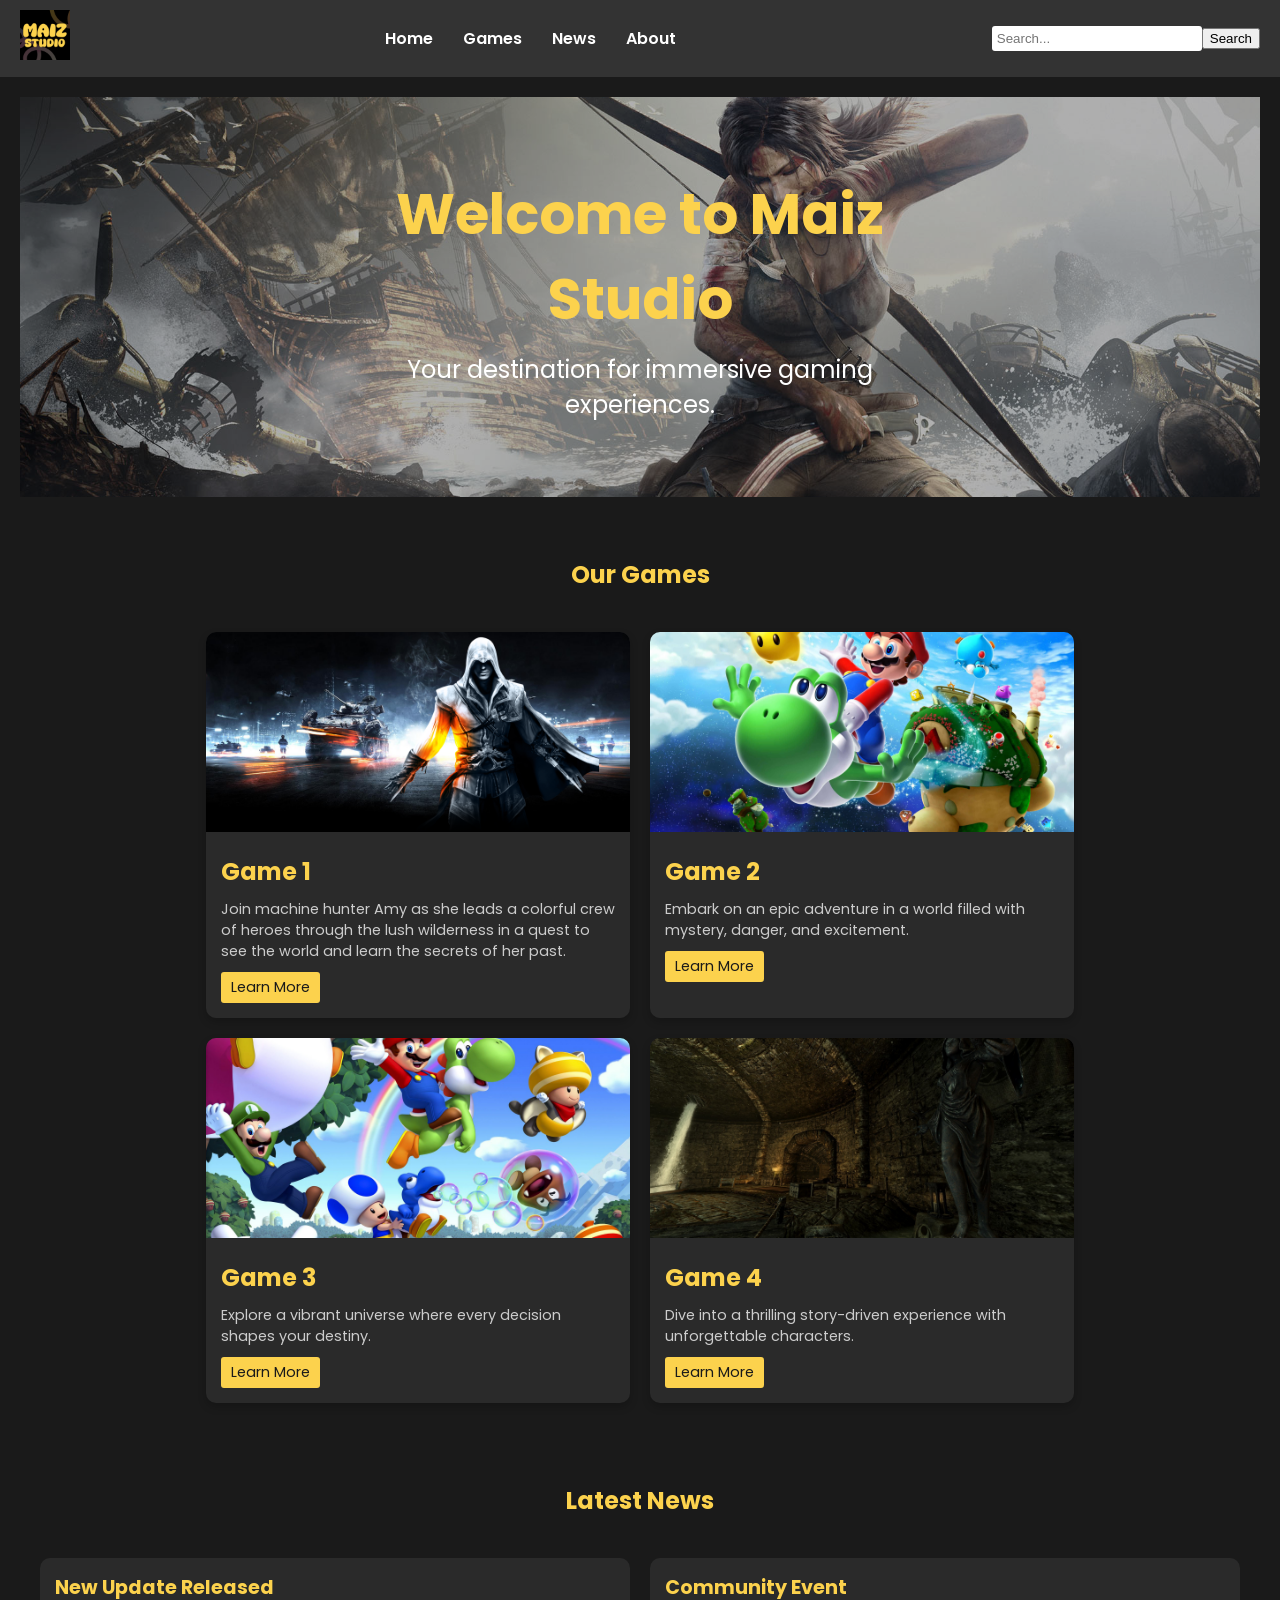
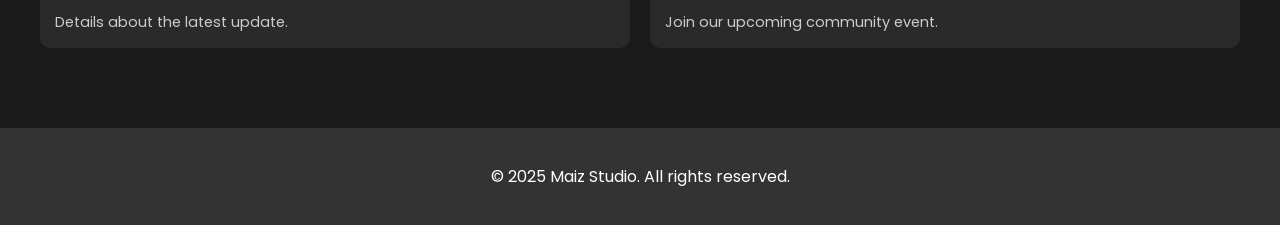
<file: index.html>
<!DOCTYPE html>
<html lang="en">
<head>
    <meta charset="UTF-8">
    <meta name="viewport" content="width=device-width, initial-scale=1.0">
    <title>Maiz Studio</title>
    <link rel="stylesheet" href="https://fonts.googleapis.com/css2?family=Poppins:wght@400;600;700&display=swap">
    <link rel="stylesheet" href="index.css">
</head>
<body>
    <header>
        <div class="logo">
            <img src="/media/MaizLogo.png" alt="Maiz Studio Logo">
        </div>
        <nav>
            <ul>
                <li><a href="#home">Home</a></li>
                <li><a href="#games">Games</a></li>
                <li><a href="#news">News</a></li>
                <li><a href="#about">About</a></li>
            </ul>
        </nav>
        <div class="search-bar">
            <input type="text" id="searchInput" placeholder="Search...">
            <button onclick="searchGames()">Search</button>
            <div id="suggestions" class="suggestions"></div>
        </div>
    </header>

    <section id="home">
        <div class="cover-image">
            <img src="/media/Gamepic.jpeg" alt="Maiz Studio Banner">
            <div class="cover-text">
                <h1>Welcome to Maiz Studio</h1>
                <p>Your destination for immersive gaming experiences.</p>
            </div>
        </div>
    </section>

    <section id="games">
        <h2>Our Games</h2>
        <div class="game-grid">
            <a href="game1.html" class="game-tile">
                <img src="/media/Gamepic1.png" alt="Game 1">
                <div class="game-info">
                    <h3>Game 1</h3>
                    <p>Join machine hunter Amy as she leads a colorful crew of heroes through the lush wilderness in a quest to see the world and learn the secrets of her past.</p>
                    <span class="btn">Learn More</span>
                </div>
            </a>
            <a href="game2.html" class="game-tile">
                <img src="/media/Gamepic2.jpg" alt="Game 2">
                <div class="game-info">
                    <h3>Game 2</h3>
                    <p>Embark on an epic adventure in a world filled with mystery, danger, and excitement.</p>
                    <span class="btn">Learn More</span>
                </div>
            </a>
            <a href="game3.html" class="game-tile">
                <img src="/media/Gamepic3.jpg" alt="Game 3">
                <div class="game-info">
                    <h3>Game 3</h3>
                    <p>Explore a vibrant universe where every decision shapes your destiny.</p>
                    <span class="btn">Learn More</span>
                </div>
            </a>
            <a href="game4.html" class="game-tile">
                <img src="/media/Gamepic4.jpg" alt="Game 4">
                <div class="game-info">
                    <h3>Game 4</h3>
                    <p>Dive into a thrilling story-driven experience with unforgettable characters.</p>
                    <span class="btn">Learn More</span>
                </div>
            </a>
        </div>
    </section>

    <section id="news">
        <h2>Latest News</h2>
        <div class="news-grid">
            <article>
                <h3>New Update Released</h3>
                <p>Details about the latest update.</p>
            </article>
            <article>
                <h3>Community Event</h3>
                <p>Join our upcoming community event.</p>
            </article>
        </div>
    </section>

    <footer>
        <p>&copy; 2025 Maiz Studio. All rights reserved.</p>
    </footer>

    <script src="scripts.js"></script>
</body>
</html>
</file>
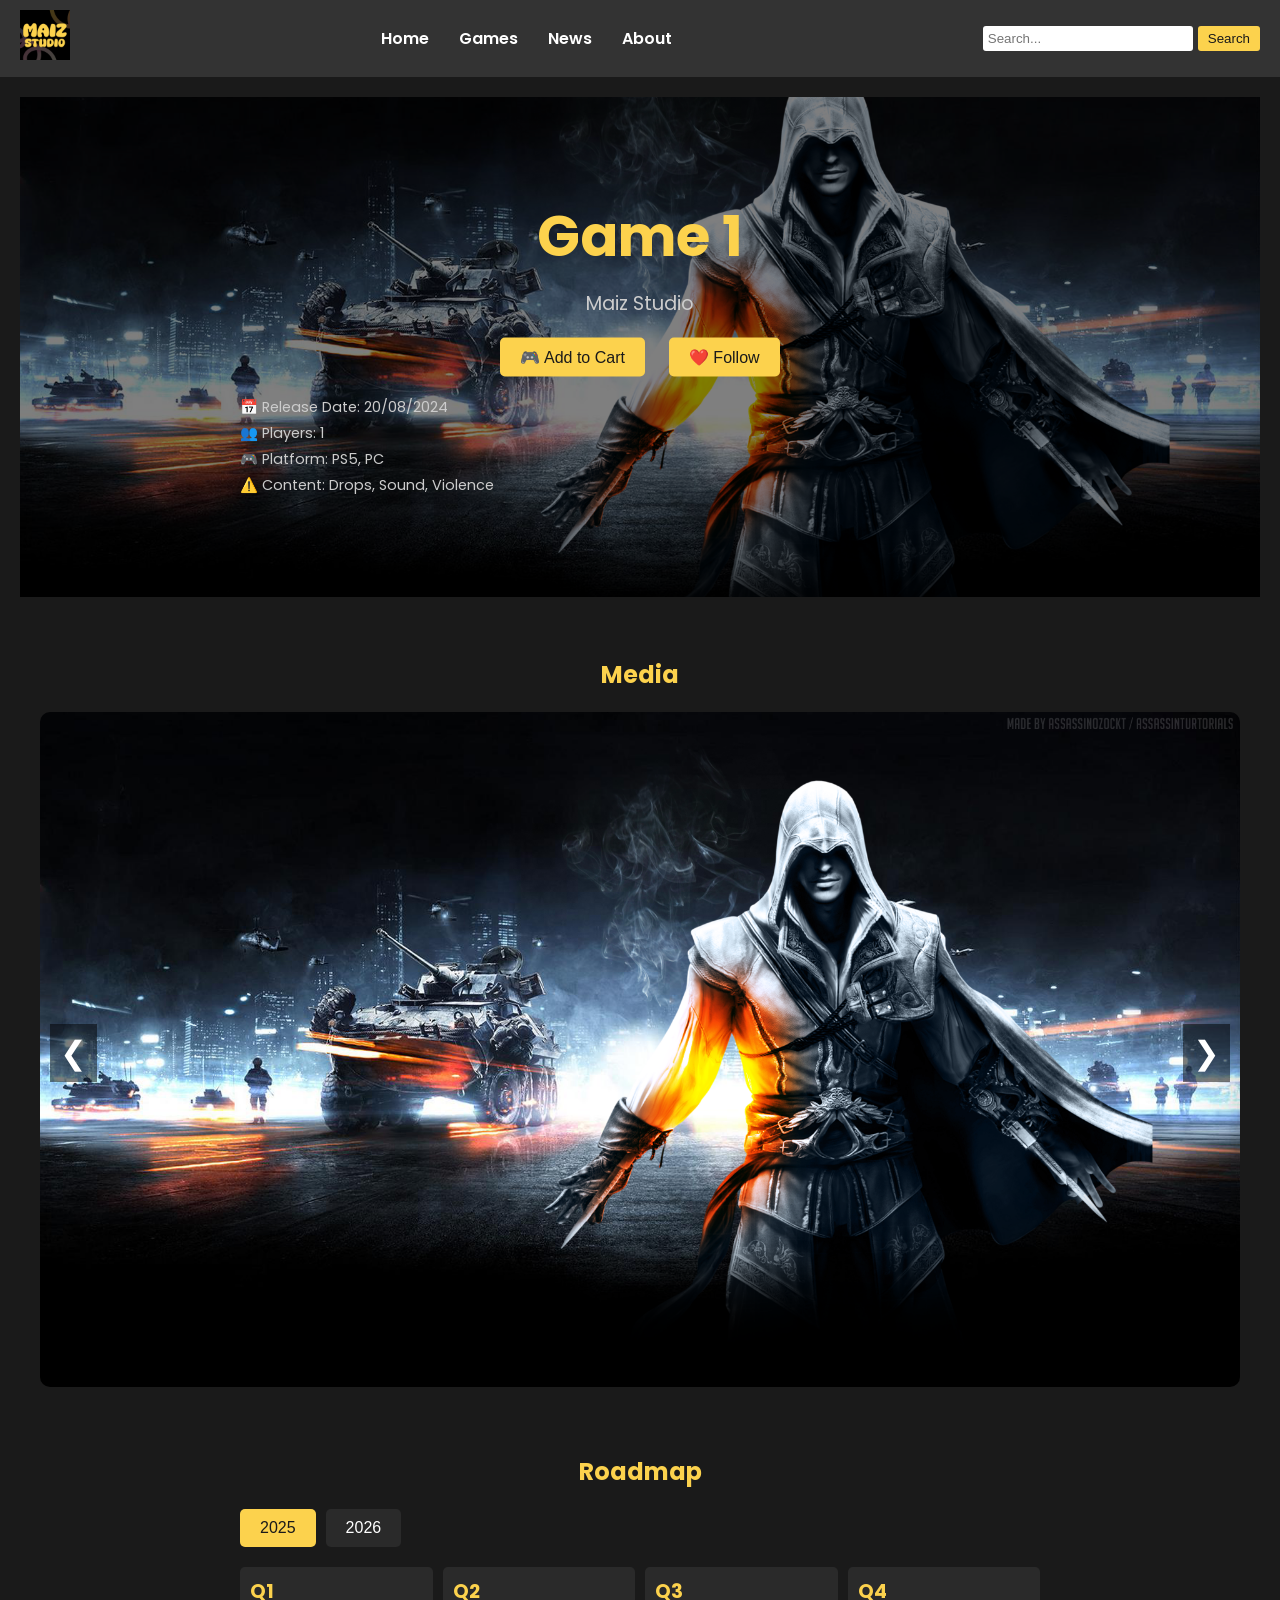
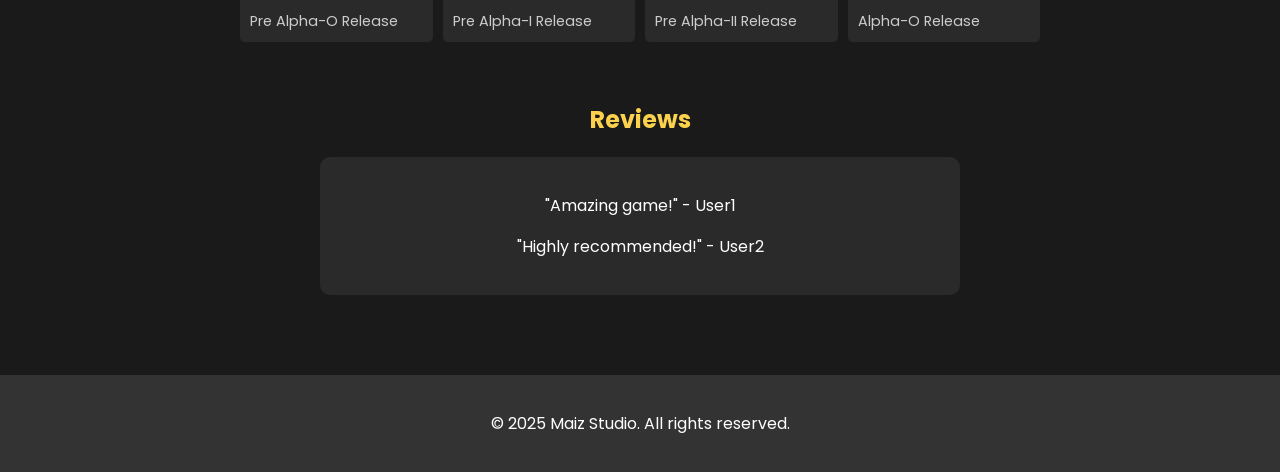
<file: game1.html>
<!DOCTYPE html>
<html lang="en">
<head>
    <meta charset="UTF-8">
    <meta name="viewport" content="width=device-width, initial-scale=1.0">
    <title>Game 1 - Maiz Studio</title>
    <link rel="stylesheet" href="https://fonts.googleapis.com/css2?family=Poppins:wght@400;600;700&display=swap">
    <link rel="stylesheet" href="styles.css">
</head>
<body>
    <header>
        <div class="logo">
            <img src="/media/MaizLogo.png" alt="Maiz Studio Logo">
        </div>
        <nav>
            <ul>
                <li><a href="index.html">Home</a></li>
                <li><a href="#games">Games</a></li>
                <li><a href="#news">News</a></li>
                <li><a href="#about">About</a></li>
            </ul>
        </nav>
        <div class="search-bar">
            <input type="text" id="searchInput" placeholder="Search...">
            <button onclick="searchGames()">Search</button>
            <div id="suggestions" class="suggestions"></div>
        </div>
    </header>

    <section id="game-details">
        <div class="cover-grid">
            <div class="cover-image">
                <img src="/media/Gamepic1.png" alt="Game 1 Cover">
                <div class="cover-overlay"></div>
            </div>
            <div class="cover-content">
                <h1>Game 1</h1>
                <p class="developer">Maiz Studio</p>
                <div class="game-actions">
                    <button class="btn">🎮 Add to Cart</button>
                    <button class="btn">❤️ Follow</button>
                </div>
                <div class="game-info">
                    <p>📅 Release Date: 20/08/2024</p>
                    <p>👥 Players: 1</p>
                    <p>🎮 Platform: PS5, PC</p>
                    <p>⚠️ Content: Drops, Sound, Violence</p>
                </div>
            </div>
        </div>
    </section>

    <section id="media">
        <h2>Media</h2>
        <div class="media-carousel">
            <button class="carousel-button prev" onclick="moveSlide(-1)">&#10094;</button>
            <div class="carousel-track">
                <div class="carousel-slide">
                    <img src="/media/Gamepic1.png" alt="Media 1">
                </div>
                <div class="carousel-slide">
                    <img src="/media/Gamepic2.jpg" alt="Media 2">
                </div>
                <div class="carousel-slide">
                    <img src="/media/Gamepic3.jpg" alt="Media 3">
                </div>
                <div class="carousel-slide">
                    <img src="/media/Gamepic4.jpg" alt="Media 4">
                </div>
            </div>
            <button class="carousel-button next" onclick="moveSlide(1)">&#10095;</button>
        </div>
    </section>

    <section id="roadmap">
        <h2>Roadmap</h2>
        <div class="roadmap">
            <div class="roadmap-years">
                <button class="year-button active" onclick="showYear(2025)">2025</button>
                <button class="year-button" onclick="showYear(2026)">2026</button>
            </div>
            <div class="roadmap-quarters" id="roadmap-2025">
                <div class="quarter" onclick="showPopup('Pre Alpha-O Release', 'Details about Pre Alpha-O Release. lorem ipsum dolor sit amet.')">
                    <h4>Q1</h4>
                    <p>Pre Alpha-O Release</p>
                </div>
                <div class="quarter" onclick="showPopup('Pre Alpha-I Release', 'Details about Pre Alpha-I Release. lorem ipsum dolor sit amet.')">
                    <h4>Q2</h4>
                    <p>Pre Alpha-I Release</p>
                </div>
                <div class="quarter" onclick="showPopup('Pre Alpha-II Release', 'Details about Pre Alpha-II Release. lorem ipsum dolor sit amet.')">
                    <h4>Q3</h4>
                    <p>Pre Alpha-II Release</p>
                </div>
                <div class="quarter" onclick="showPopup('Alpha-O Release', 'Details about Alpha-O Release. lorem ipsum dolor sit amet.')">
                    <h4>Q4</h4>
                    <p>Alpha-O Release</p>
                </div>
            </div>
            <div class="roadmap-quarters" id="roadmap-2026" style="display: none;">
                <div class="quarter" onclick="showPopup('Beta Testing', 'Details about Beta Testing. lorem ipsum dolor sit amet.')">
                    <h4>Q1</h4>
                    <p>Beta Testing</p>
                </div>
                <div class="quarter" onclick="showPopup('Final Release', 'Details about Final Release. lorem ipsum dolor sit amet.')">
                    <h4>Q2</h4>
                    <p>Final Release</p>
                </div>
            </div>
        </div>
    </section>

    <!-- Popup Overlay -->
    <div id="popup-overlay" class="popup-overlay">
        <div class="popup-content">
            <h3 id="popup-title"></h3>
            <p id="popup-details"></p>
            <button onclick="closePopup()">Close</button>
        </div>
    </div>

    <section id="reviews">
        <h2>Reviews</h2>
        <div class="reviews-content">
            <p>"Amazing game!" - User1</p>
            <p>"Highly recommended!" - User2</p>
        </div>
    </section>

    <footer>
        <p>&copy; 2025 Maiz Studio. All rights reserved.</p>
    </footer>

    <script src="scripts.js"></script>
</body>
</html>
</file>
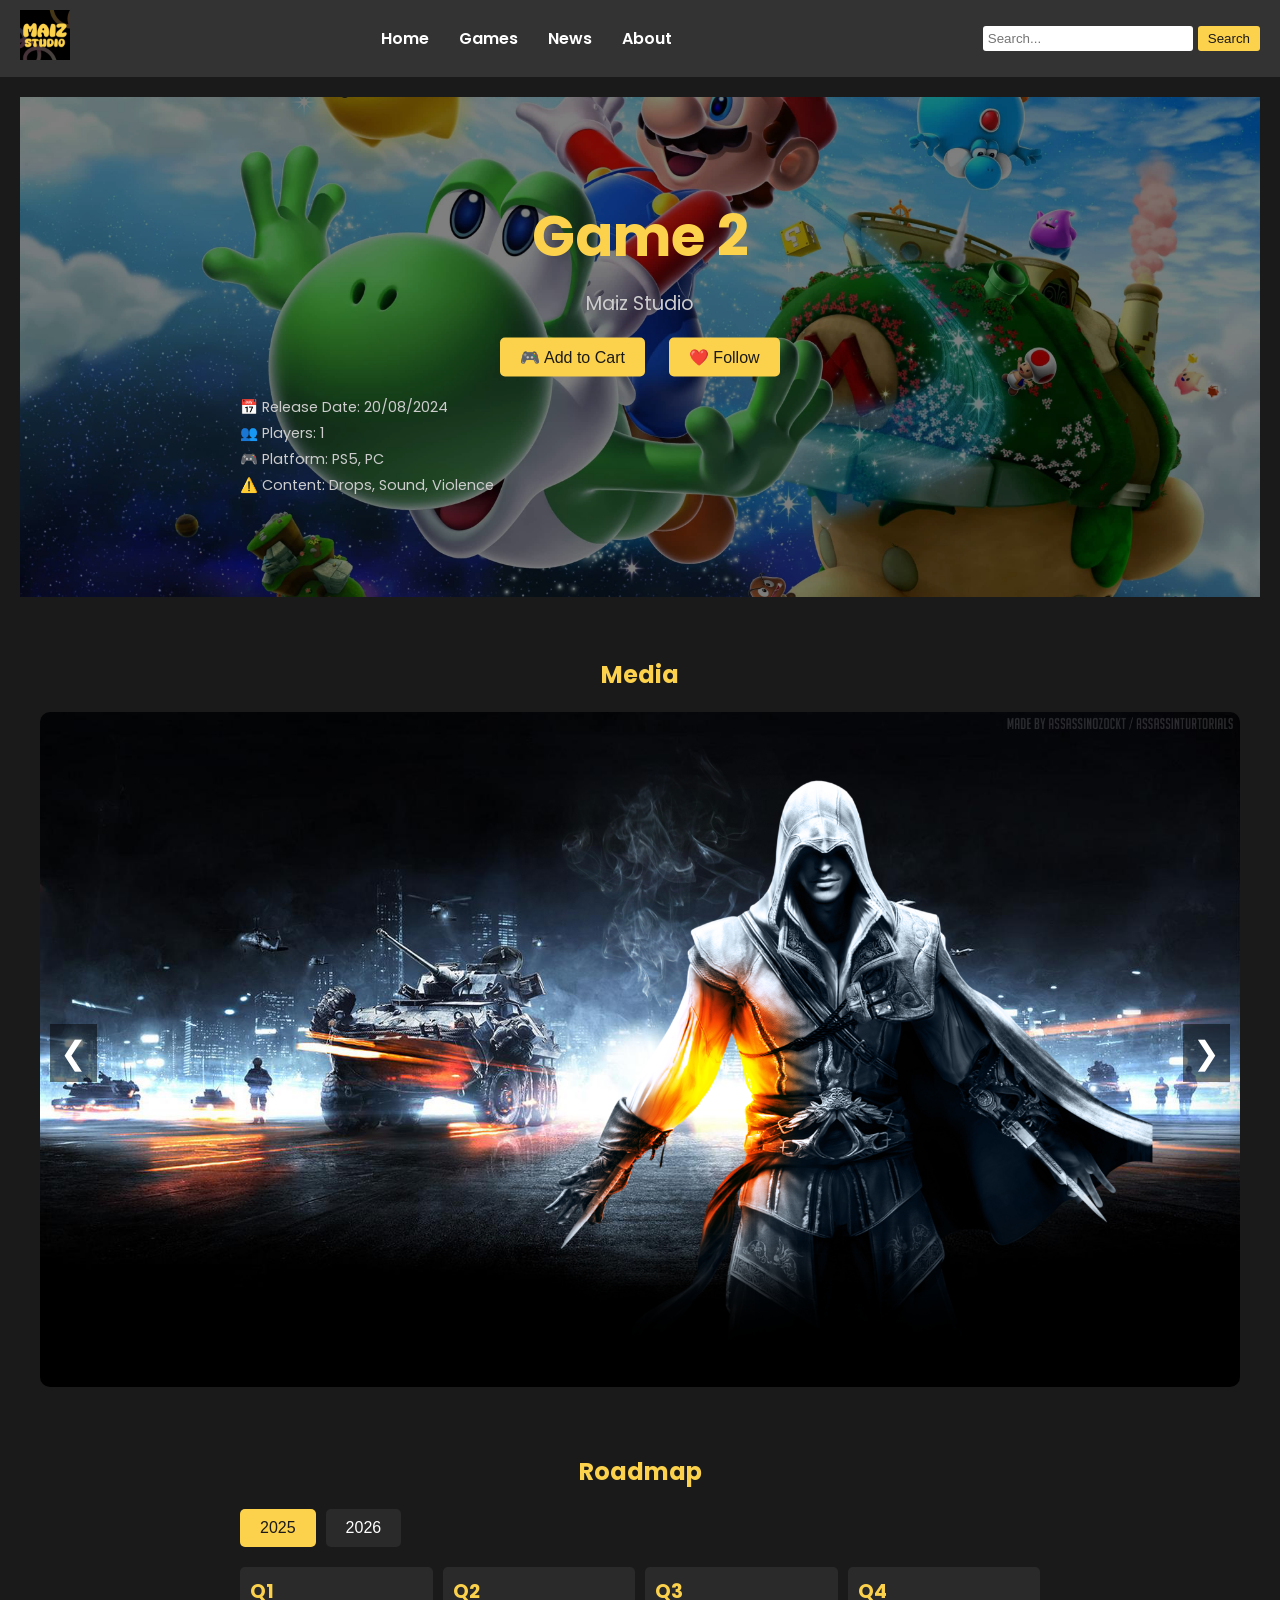
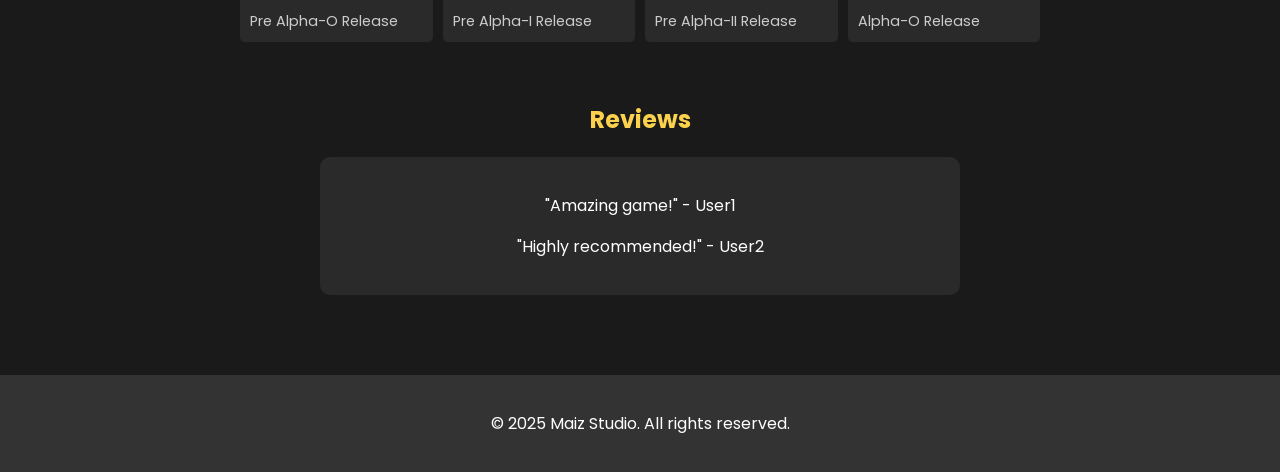
<file: game2.html>
<!DOCTYPE html>
<html lang="en">
<head>
    <meta charset="UTF-8">
    <meta name="viewport" content="width=device-width, initial-scale=1.0">
    <title>Game 1 - Maiz Studio</title>
    <link rel="stylesheet" href="https://fonts.googleapis.com/css2?family=Poppins:wght@400;600;700&display=swap">
    <link rel="stylesheet" href="styles.css">
</head>
<body>
    <header>
        <div class="logo">
            <img src="/media/MaizLogo.png" alt="Maiz Studio Logo">
        </div>
        <nav>
            <ul>
                <li><a href="index.html">Home</a></li>
                <li><a href="#games">Games</a></li>
                <li><a href="#news">News</a></li>
                <li><a href="#about">About</a></li>
            </ul>
        </nav>
        <div class="search-bar">
            <input type="text" id="searchInput" placeholder="Search...">
            <button onclick="searchGames()">Search</button>
            <div id="suggestions" class="suggestions"></div>
        </div>
    </header>

    <section id="game-details">
        <div class="cover-grid">
            <div class="cover-image">
                <img src="/media/Gamepic2.jpg" alt="Game 1 Cover">
                <div class="cover-overlay"></div>
            </div>
            <div class="cover-content">
                <h1>Game 2</h1>
                <p class="developer">Maiz Studio</p>
                <div class="game-actions">
                    <button class="btn">🎮 Add to Cart</button>
                    <button class="btn">❤️ Follow</button>
                </div>
                <div class="game-info">
                    <p>📅 Release Date: 20/08/2024</p>
                    <p>👥 Players: 1</p>
                    <p>🎮 Platform: PS5, PC</p>
                    <p>⚠️ Content: Drops, Sound, Violence</p>
                </div>
            </div>
        </div>
    </section>

    <section id="media">
        <h2>Media</h2>
        <div class="media-carousel">
            <button class="carousel-button prev" onclick="moveSlide(-1)">&#10094;</button>
            <div class="carousel-track">
                <div class="carousel-slide">
                    <img src="/media/Gamepic1.png" alt="Media 1">
                </div>
                <div class="carousel-slide">
                    <img src="/media/Gamepic2.jpg" alt="Media 2">
                </div>
                <div class="carousel-slide">
                    <img src="/media/Gamepic3.jpg" alt="Media 3">
                </div>
                <div class="carousel-slide">
                    <img src="/media/Gamepic4.jpg" alt="Media 4">
                </div>
            </div>
            <button class="carousel-button next" onclick="moveSlide(1)">&#10095;</button>
        </div>
    </section>

    <section id="roadmap">
        <h2>Roadmap</h2>
        <div class="roadmap">
            <div class="roadmap-years">
                <button class="year-button active" onclick="showYear(2025)">2025</button>
                <button class="year-button" onclick="showYear(2026)">2026</button>
            </div>
            <div class="roadmap-quarters" id="roadmap-2025">
                <div class="quarter" onclick="showPopup('Pre Alpha-O Release', 'Details about Pre Alpha-O Release. lorem ipsum dolor sit amet.')">
                    <h4>Q1</h4>
                    <p>Pre Alpha-O Release</p>
                </div>
                <div class="quarter" onclick="showPopup('Pre Alpha-I Release', 'Details about Pre Alpha-I Release. lorem ipsum dolor sit amet.')">
                    <h4>Q2</h4>
                    <p>Pre Alpha-I Release</p>
                </div>
                <div class="quarter" onclick="showPopup('Pre Alpha-II Release', 'Details about Pre Alpha-II Release. lorem ipsum dolor sit amet.')">
                    <h4>Q3</h4>
                    <p>Pre Alpha-II Release</p>
                </div>
                <div class="quarter" onclick="showPopup('Alpha-O Release', 'Details about Alpha-O Release. lorem ipsum dolor sit amet.')">
                    <h4>Q4</h4>
                    <p>Alpha-O Release</p>
                </div>
            </div>
            <div class="roadmap-quarters" id="roadmap-2026" style="display: none;">
                <div class="quarter" onclick="showPopup('Beta Testing', 'Details about Beta Testing. lorem ipsum dolor sit amet.')">
                    <h4>Q1</h4>
                    <p>Beta Testing</p>
                </div>
                <div class="quarter" onclick="showPopup('Final Release', 'Details about Final Release. lorem ipsum dolor sit amet.')">
                    <h4>Q2</h4>
                    <p>Final Release</p>
                </div>
            </div>
        </div>
    </section>

    <!-- Popup Overlay -->
    <div id="popup-overlay" class="popup-overlay">
        <div class="popup-content">
            <h3 id="popup-title"></h3>
            <p id="popup-details"></p>
            <button onclick="closePopup()">Close</button>
        </div>
    </div>

    <section id="reviews">
        <h2>Reviews</h2>
        <div class="reviews-content">
            <p>"Amazing game!" - User1</p>
            <p>"Highly recommended!" - User2</p>
        </div>
    </section>

    <footer>
        <p>&copy; 2025 Maiz Studio. All rights reserved.</p>
    </footer>

    <script src="scripts.js"></script>
</body>
</html>
</file>
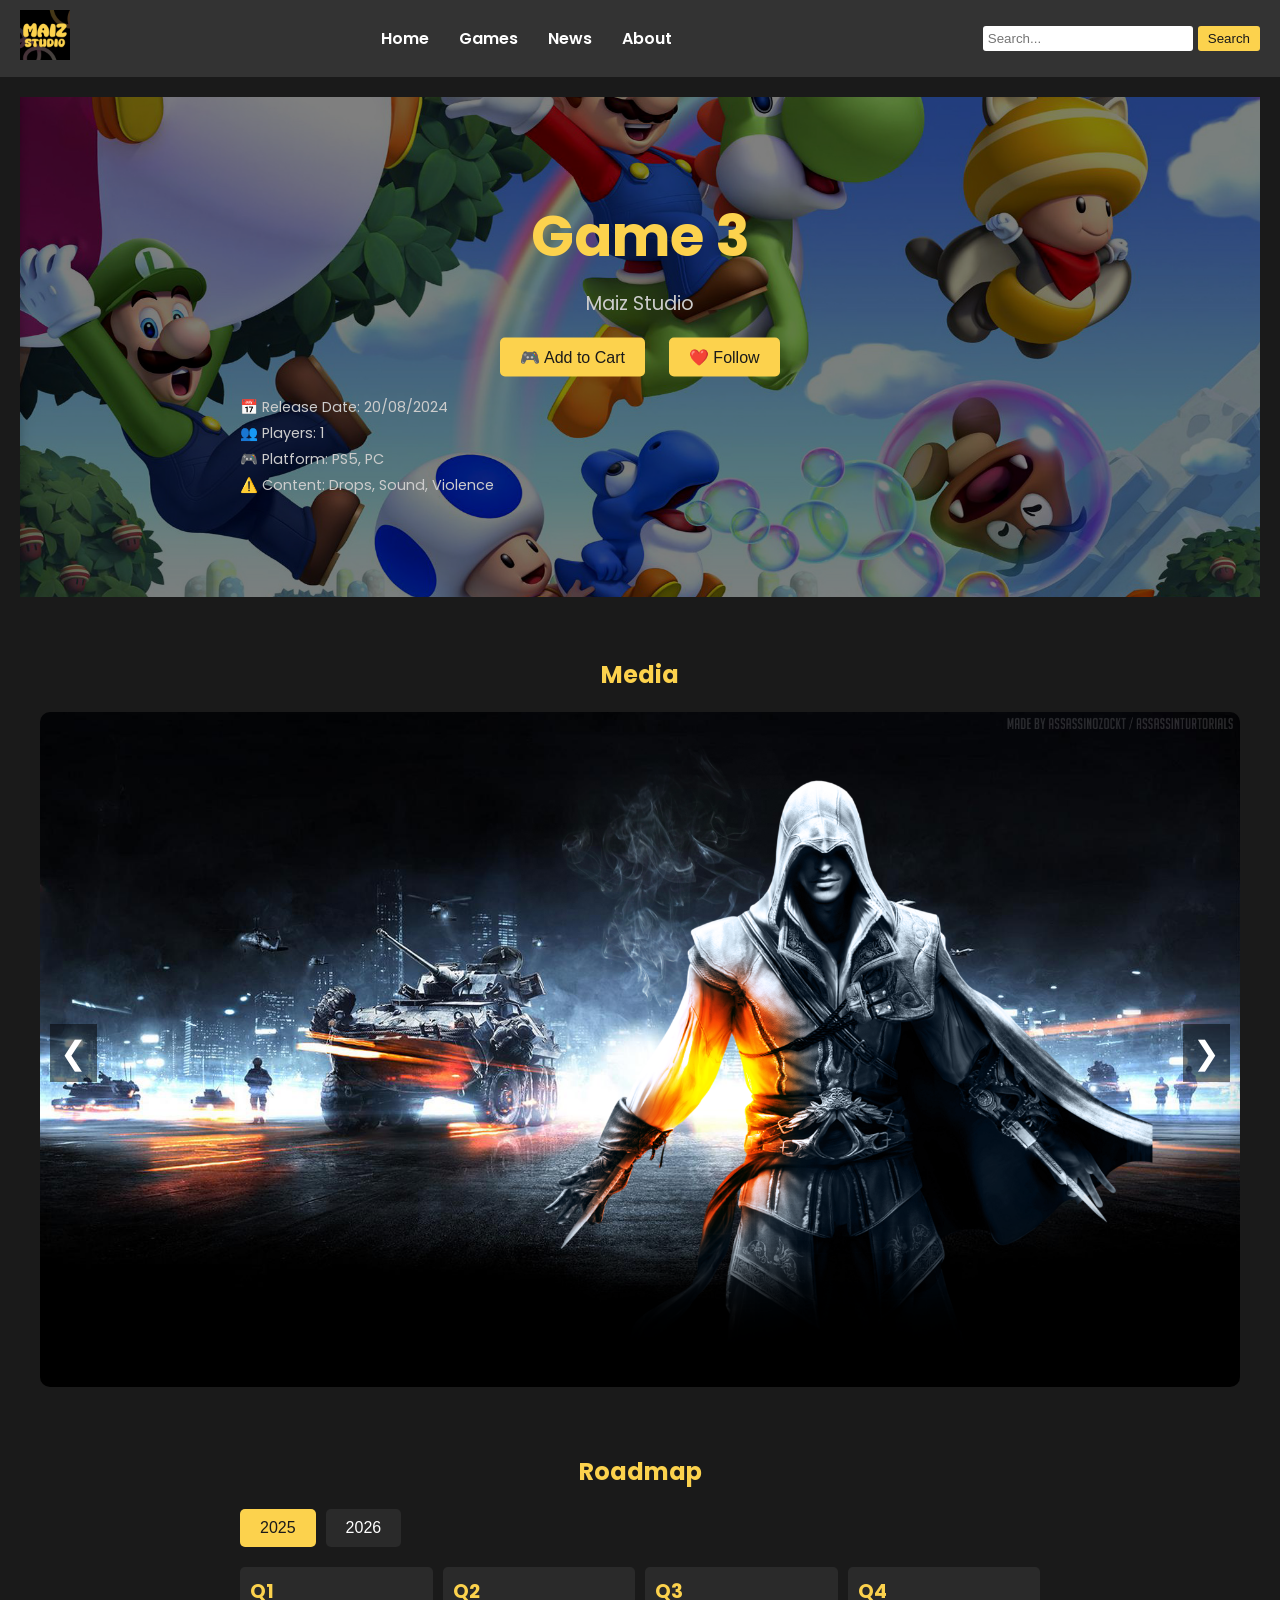
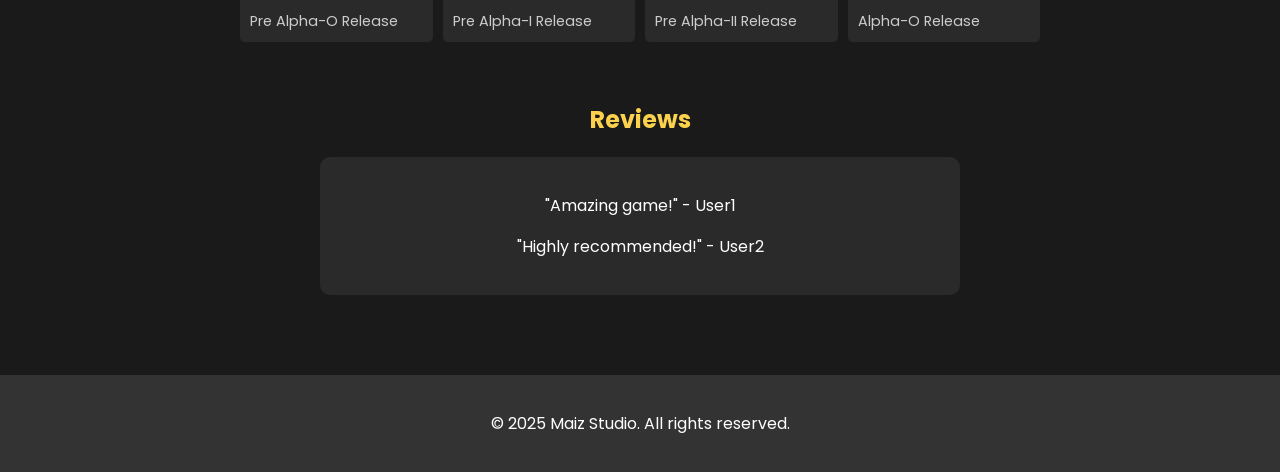
<file: game3.html>
<!DOCTYPE html>
<html lang="en">
<head>
    <meta charset="UTF-8">
    <meta name="viewport" content="width=device-width, initial-scale=1.0">
    <title>Game 1 - Maiz Studio</title>
    <link rel="stylesheet" href="https://fonts.googleapis.com/css2?family=Poppins:wght@400;600;700&display=swap">
    <link rel="stylesheet" href="styles.css">
</head>
<body>
    <header>
        <div class="logo">
            <img src="/media/MaizLogo.png" alt="Maiz Studio Logo">
        </div>
        <nav>
            <ul>
                <li><a href="index.html">Home</a></li>
                <li><a href="#games">Games</a></li>
                <li><a href="#news">News</a></li>
                <li><a href="#about">About</a></li>
            </ul>
        </nav>
        <div class="search-bar">
            <input type="text" id="searchInput" placeholder="Search...">
            <button onclick="searchGames()">Search</button>
            <div id="suggestions" class="suggestions"></div>
        </div>
    </header>

    <section id="game-details">
        <div class="cover-grid">
            <div class="cover-image">
                <img src="/media/Gamepic3.jpg" alt="Game 1 Cover">
                <div class="cover-overlay"></div>
            </div>
            <div class="cover-content">
                <h1>Game 3</h1>
                <p class="developer">Maiz Studio</p>
                <div class="game-actions">
                    <button class="btn">🎮 Add to Cart</button>
                    <button class="btn">❤️ Follow</button>
                </div>
                <div class="game-info">
                    <p>📅 Release Date: 20/08/2024</p>
                    <p>👥 Players: 1</p>
                    <p>🎮 Platform: PS5, PC</p>
                    <p>⚠️ Content: Drops, Sound, Violence</p>
                </div>
            </div>
        </div>
    </section>

    <section id="media">
        <h2>Media</h2>
        <div class="media-carousel">
            <button class="carousel-button prev" onclick="moveSlide(-1)">&#10094;</button>
            <div class="carousel-track">
                <div class="carousel-slide">
                    <img src="/media/Gamepic1.png" alt="Media 1">
                </div>
                <div class="carousel-slide">
                    <img src="/media/Gamepic2.jpg" alt="Media 2">
                </div>
                <div class="carousel-slide">
                    <img src="/media/Gamepic3.jpg" alt="Media 3">
                </div>
                <div class="carousel-slide">
                    <img src="/media/Gamepic4.jpg" alt="Media 4">
                </div>
            </div>
            <button class="carousel-button next" onclick="moveSlide(1)">&#10095;</button>
        </div>
    </section>

    <section id="roadmap">
        <h2>Roadmap</h2>
        <div class="roadmap">
            <div class="roadmap-years">
                <button class="year-button active" onclick="showYear(2025)">2025</button>
                <button class="year-button" onclick="showYear(2026)">2026</button>
            </div>
            <div class="roadmap-quarters" id="roadmap-2025">
                <div class="quarter" onclick="showPopup('Pre Alpha-O Release', 'Details about Pre Alpha-O Release. lorem ipsum dolor sit amet.')">
                    <h4>Q1</h4>
                    <p>Pre Alpha-O Release</p>
                </div>
                <div class="quarter" onclick="showPopup('Pre Alpha-I Release', 'Details about Pre Alpha-I Release. lorem ipsum dolor sit amet.')">
                    <h4>Q2</h4>
                    <p>Pre Alpha-I Release</p>
                </div>
                <div class="quarter" onclick="showPopup('Pre Alpha-II Release', 'Details about Pre Alpha-II Release. lorem ipsum dolor sit amet.')">
                    <h4>Q3</h4>
                    <p>Pre Alpha-II Release</p>
                </div>
                <div class="quarter" onclick="showPopup('Alpha-O Release', 'Details about Alpha-O Release. lorem ipsum dolor sit amet.')">
                    <h4>Q4</h4>
                    <p>Alpha-O Release</p>
                </div>
            </div>
            <div class="roadmap-quarters" id="roadmap-2026" style="display: none;">
                <div class="quarter" onclick="showPopup('Beta Testing', 'Details about Beta Testing. lorem ipsum dolor sit amet.')">
                    <h4>Q1</h4>
                    <p>Beta Testing</p>
                </div>
                <div class="quarter" onclick="showPopup('Final Release', 'Details about Final Release. lorem ipsum dolor sit amet.')">
                    <h4>Q2</h4>
                    <p>Final Release</p>
                </div>
            </div>
        </div>
    </section>

    <!-- Popup Overlay -->
    <div id="popup-overlay" class="popup-overlay">
        <div class="popup-content">
            <h3 id="popup-title"></h3>
            <p id="popup-details"></p>
            <button onclick="closePopup()">Close</button>
        </div>
    </div>

    <section id="reviews">
        <h2>Reviews</h2>
        <div class="reviews-content">
            <p>"Amazing game!" - User1</p>
            <p>"Highly recommended!" - User2</p>
        </div>
    </section>

    <footer>
        <p>&copy; 2025 Maiz Studio. All rights reserved.</p>
    </footer>

    <script src="scripts.js"></script>
</body>
</html>
</file>
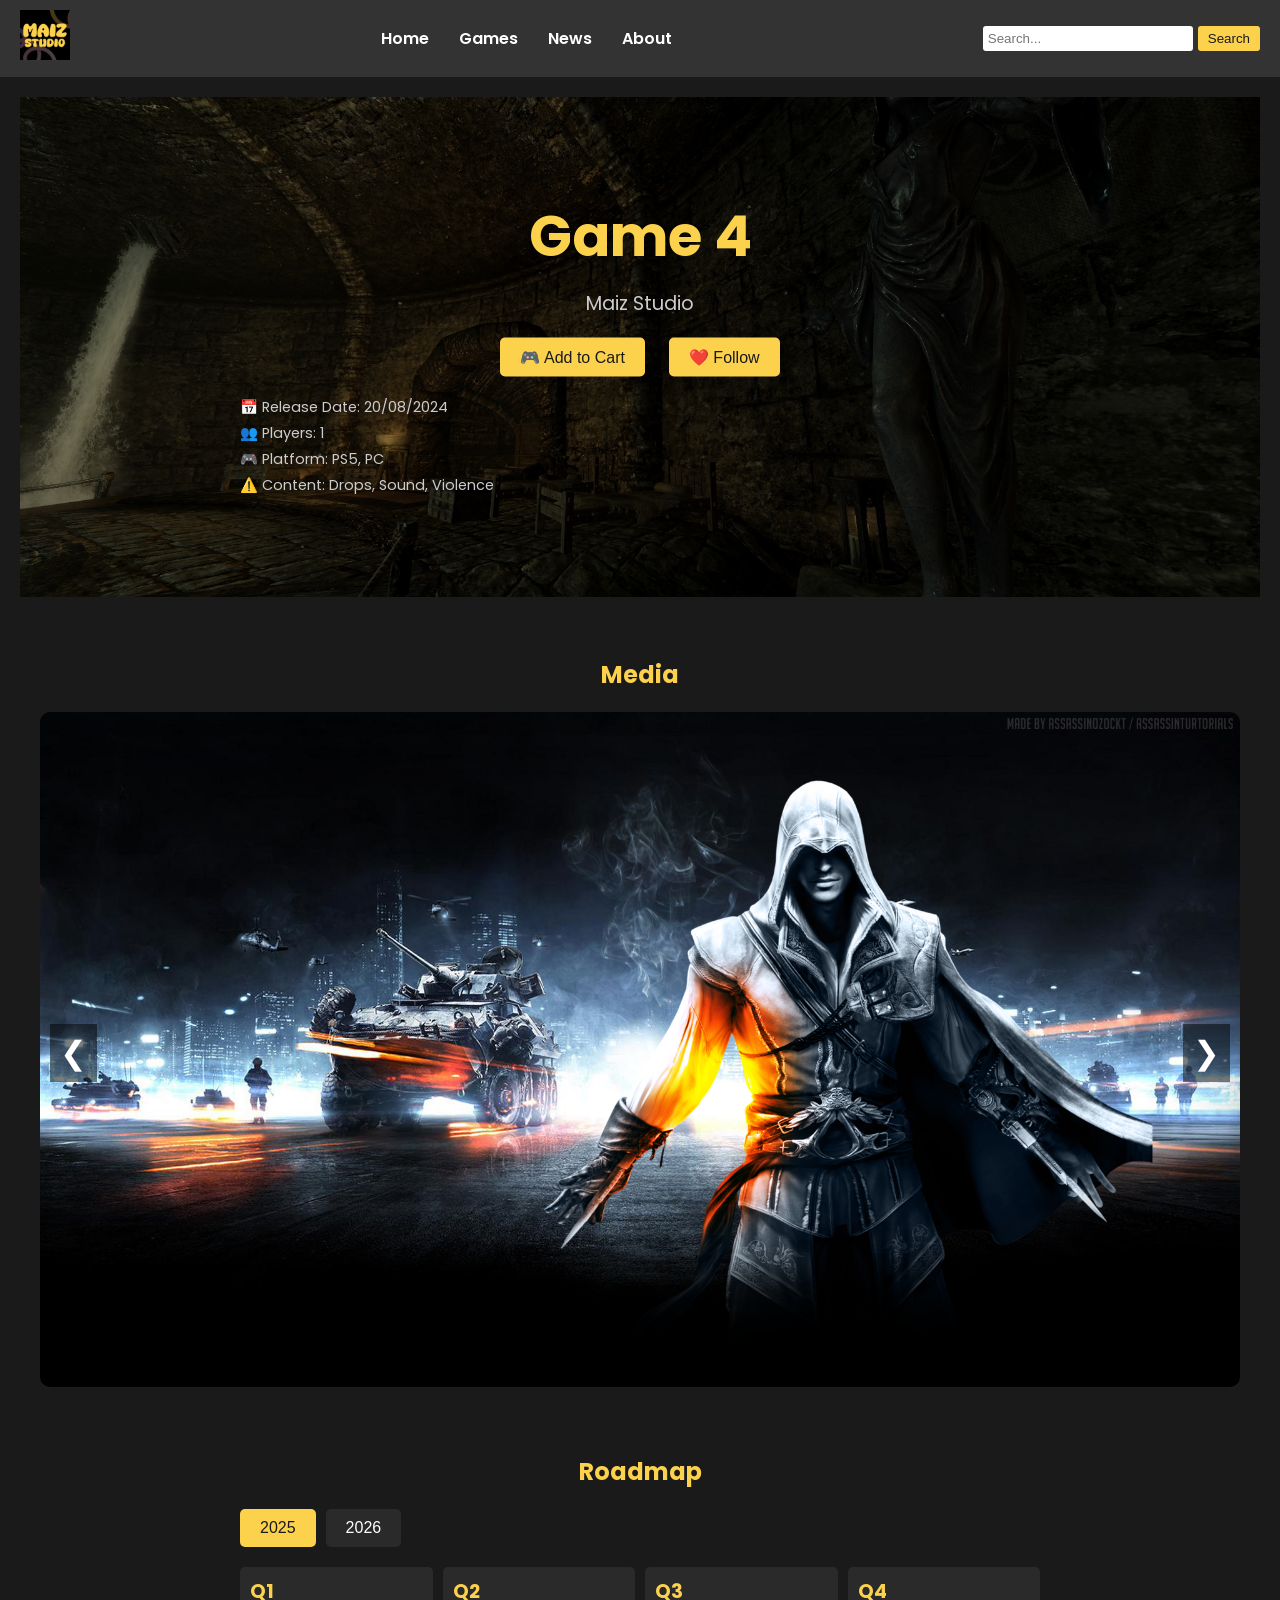
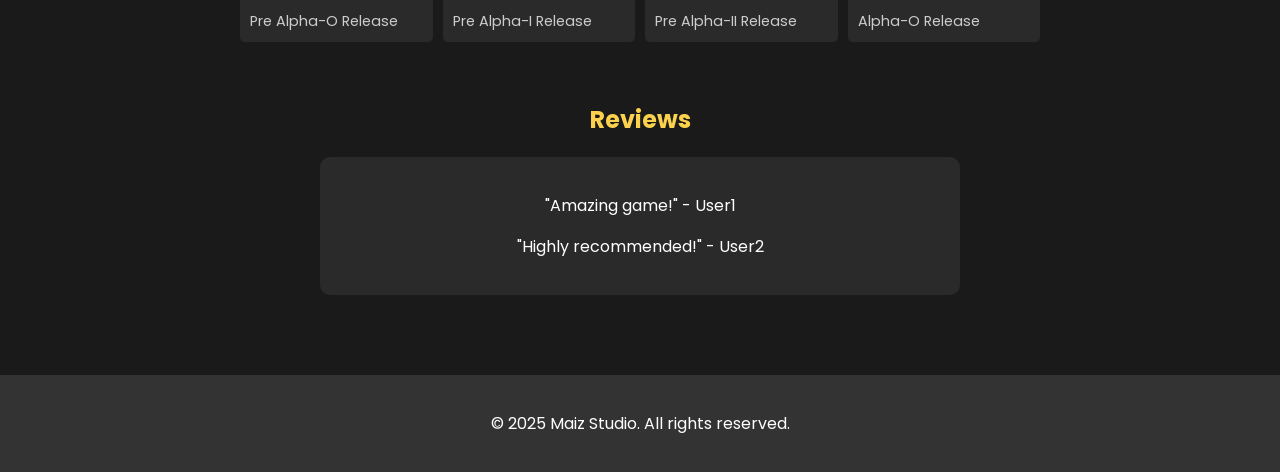
<file: game4.html>
<!DOCTYPE html>
<html lang="en">
<head>
    <meta charset="UTF-8">
    <meta name="viewport" content="width=device-width, initial-scale=1.0">
    <title>Game 1 - Maiz Studio</title>
    <link rel="stylesheet" href="https://fonts.googleapis.com/css2?family=Poppins:wght@400;600;700&display=swap">
    <link rel="stylesheet" href="styles.css">
</head>
<body>
    <header>
        <div class="logo">
            <img src="/media/MaizLogo.png" alt="Maiz Studio Logo">
        </div>
        <nav>
            <ul>
                <li><a href="index.html">Home</a></li>
                <li><a href="#games">Games</a></li>
                <li><a href="#news">News</a></li>
                <li><a href="#about">About</a></li>
            </ul>
        </nav>
        <div class="search-bar">
            <input type="text" id="searchInput" placeholder="Search...">
            <button onclick="searchGames()">Search</button>
            <div id="suggestions" class="suggestions"></div>
        </div>
    </header>

    <section id="game-details">
        <div class="cover-grid">
            <div class="cover-image">
                <img src="/media/Gamepic4.jpg" alt="Game 1 Cover">
                <div class="cover-overlay"></div>
            </div>
            <div class="cover-content">
                <h1>Game 4</h1>
                <p class="developer">Maiz Studio</p>
                <div class="game-actions">
                    <button class="btn">🎮 Add to Cart</button>
                    <button class="btn">❤️ Follow</button>
                </div>
                <div class="game-info">
                    <p>📅 Release Date: 20/08/2024</p>
                    <p>👥 Players: 1</p>
                    <p>🎮 Platform: PS5, PC</p>
                    <p>⚠️ Content: Drops, Sound, Violence</p>
                </div>
            </div>
        </div>
    </section>

    <section id="media">
        <h2>Media</h2>
        <div class="media-carousel">
            <button class="carousel-button prev" onclick="moveSlide(-1)">&#10094;</button>
            <div class="carousel-track">
                <div class="carousel-slide">
                    <img src="/media/Gamepic1.png" alt="Media 1">
                </div>
                <div class="carousel-slide">
                    <img src="/media/Gamepic2.jpg" alt="Media 2">
                </div>
                <div class="carousel-slide">
                    <img src="/media/Gamepic3.jpg" alt="Media 3">
                </div>
                <div class="carousel-slide">
                    <img src="/media/Gamepic4.jpg" alt="Media 4">
                </div>
            </div>
            <button class="carousel-button next" onclick="moveSlide(1)">&#10095;</button>
        </div>
    </section>

    <section id="roadmap">
        <h2>Roadmap</h2>
        <div class="roadmap">
            <div class="roadmap-years">
                <button class="year-button active" onclick="showYear(2025)">2025</button>
                <button class="year-button" onclick="showYear(2026)">2026</button>
            </div>
            <div class="roadmap-quarters" id="roadmap-2025">
                <div class="quarter" onclick="showPopup('Pre Alpha-O Release', 'Details about Pre Alpha-O Release. lorem ipsum dolor sit amet.')">
                    <h4>Q1</h4>
                    <p>Pre Alpha-O Release</p>
                </div>
                <div class="quarter" onclick="showPopup('Pre Alpha-I Release', 'Details about Pre Alpha-I Release. lorem ipsum dolor sit amet.')">
                    <h4>Q2</h4>
                    <p>Pre Alpha-I Release</p>
                </div>
                <div class="quarter" onclick="showPopup('Pre Alpha-II Release', 'Details about Pre Alpha-II Release. lorem ipsum dolor sit amet.')">
                    <h4>Q3</h4>
                    <p>Pre Alpha-II Release</p>
                </div>
                <div class="quarter" onclick="showPopup('Alpha-O Release', 'Details about Alpha-O Release. lorem ipsum dolor sit amet.')">
                    <h4>Q4</h4>
                    <p>Alpha-O Release</p>
                </div>
            </div>
            <div class="roadmap-quarters" id="roadmap-2026" style="display: none;">
                <div class="quarter" onclick="showPopup('Beta Testing', 'Details about Beta Testing. lorem ipsum dolor sit amet.')">
                    <h4>Q1</h4>
                    <p>Beta Testing</p>
                </div>
                <div class="quarter" onclick="showPopup('Final Release', 'Details about Final Release. lorem ipsum dolor sit amet.')">
                    <h4>Q2</h4>
                    <p>Final Release</p>
                </div>
            </div>
        </div>
    </section>

    <!-- Popup Overlay -->
    <div id="popup-overlay" class="popup-overlay">
        <div class="popup-content">
            <h3 id="popup-title"></h3>
            <p id="popup-details"></p>
            <button onclick="closePopup()">Close</button>
        </div>
    </div>

    <section id="reviews">
        <h2>Reviews</h2>
        <div class="reviews-content">
            <p>"Amazing game!" - User1</p>
            <p>"Highly recommended!" - User2</p>
        </div>
    </section>

    <footer>
        <p>&copy; 2025 Maiz Studio. All rights reserved.</p>
    </footer>

    <script src="scripts.js"></script>
</body>
</html>
</file>
<file: index.css>
/* General Styles */
body {
    font-family: 'Poppins', sans-serif;
    margin: 0;
    padding: 0;
    background-color: #1a1a1a;
    color: #ffffff;
}

a {
    color: #fcd24d;
    /* Yellow highlight color for links */
    text-decoration: none;
    /* Remove underline */
}

a:hover {
    color: #ffb700;
    /* Slightly darker yellow on hover */
}

header {
    background-color: #333;
    color: #fff;
    padding: 10px 20px;
    display: flex;
    justify-content: space-between;
    align-items: center;
}

header .logo img {
    height: 50px;
    /* Adjust logo height as needed */
}

nav ul {
    list-style: none;
    padding: 0;
    margin: 0;
    display: flex;
}

nav ul li {
    margin: 0 15px;
}

nav ul li a {
    color: #fff;
    text-decoration: none;
    font-weight: 600;
}
/* Search Bar and Suggestions */
.search-bar {
    position: relative;
    display: flex;
    align-items: center;
}

#searchInput {
    padding: 5px;
    border: none;
    border-radius: 3px;
    width: 200px;
}

.suggestions {
    position: absolute;
    top: 100%;
    left: 0;
    right: 0;
    background-color: #2a2a2a;
    border-radius: 3px;
    box-shadow: 0 4px 8px rgba(0, 0, 0, 0.2);
    z-index: 10;
    display: none;
    /* Hidden by default */
}

.suggestion-item {
    display: flex;
    align-items: center;
    padding: 10px;
    color: #fff;
    cursor: pointer;
}

.suggestion-item:hover {
    background-color: #444;
}

.suggestion-icon {
    width: 30px;
    /* Small size for the icon */
    height: 30px;
    border-radius: 5px;
    /* Rounded corners */
    margin-right: 10px;
    /* Space between icon and text */
    object-fit: cover;
    /* Ensure the image fits nicely */
}

section {
    padding: 20px;
    text-align: center;
}

h1,
h2 {
    font-family: 'Poppins', sans-serif;
    color: #fcd24d;
    /* Yellow highlight color */
    font-weight: 700;
}

/* Cover Image Section */
.cover-image {
    position: relative;
    height: 400px;
    /* Reduced height */
    overflow: hidden;
}

.cover-image img {
    width: 100%;
    height: 100%;
    object-fit: cover;
    filter: brightness(0.7);
    /* Fade effect */
}

.cover-text {
    position: absolute;
    top: 50%;
    left: 50%;
    transform: translate(-50%, -50%);
    text-align: center;
}

.cover-text h1 {
    font-size: 3.5em;
    /* Larger welcome text */
    margin: 0;
}

.cover-text p {
    font-size: 1.5em;
    /* Larger subtitle text */
    margin: 10px 0 0;
}

/* Games List Section */
.game-grid {
    max-width: 70%;
    margin: 0 auto;
    display: grid;
    grid-template-columns: repeat(auto-fit, minmax(300px, 1fr));
    gap: 20px;
    padding: 20px;
}

.game-tile {
    background-color: #2a2a2a;
    border-radius: 10px;
    overflow: hidden;
    box-shadow: 0 4px 8px rgba(0, 0, 0, 0.2);
    transition: transform 0.3s ease;
    text-decoration: none;
    display: block;
    color: inherit;
}

.game-tile:hover {
    transform: scale(1.05);
}

.game-tile img {
    width: 100%;
    height: 200px;
    object-fit: cover;
}

.game-info {
    padding: 15px;
    color: #fff;
    text-align: left;
}

.game-info h3 {
    margin: 0 0 10px;
    font-size: 1.5em;
    color: #fcd24d;
    /* Yellow highlight color */
}

.game-info p {
    margin: 0 0 10px;
    font-size: 0.9em;
    color: #ccc;
}

.game-info .btn {
    display: inline-block;
    padding: 5px 10px;
    background-color: #fcd24d;
    /* Yellow highlight color */
    color: #1a1a1a;
    /* Dark text for contrast */
    text-decoration: none;
    border-radius: 3px;
    font-size: 0.9em;
}

/* News Section */
.news-grid {
    display: grid;
    grid-template-columns: repeat(auto-fit, minmax(300px, 1fr));
    gap: 20px;
    padding: 20px;
}

.news-grid article {
    background-color: #2a2a2a;
    border-radius: 10px;
    padding: 15px;
    text-align: left;
}

.news-grid h3 {
    margin: 0 0 10px;
    font-size: 1.2em;
    color: #fcd24d;
    /* Yellow highlight color */
}

.news-grid p {
    margin: 0;
    font-size: 0.9em;
    color: #ccc;
}

/* Footer */
footer {
    background-color: #333;
    color: #fff;
    text-align: center;
    padding: 20px 0;
    position: relative;
    width: 100%;
    margin-top: 40px;
}
</file>
<file: styles.css>
/* General Styles */
body {
    font-family: 'Poppins', sans-serif;
    margin: 0;
    padding: 0;
    background-color: #1a1a1a;
    color: #ffffff;
}

a {
    color: #fcd24d;
    /* Yellow highlight color for links */
    text-decoration: none;
    /* Remove underline */
}

a:hover {
    color: #ffb700;
    /* Slightly darker yellow on hover */
}

header {
    background-color: #333;
    color: #fff;
    padding: 10px 20px;
    display: flex;
    justify-content: space-between;
    align-items: center;
}

header .logo img {
    height: 50px;
    /* Adjust logo height as needed */
}

nav ul {
    list-style: none;
    padding: 0;
    margin: 0;
    display: flex;
}

nav ul li {
    margin: 0 15px;
}

nav ul li a {
    color: #fff;
    text-decoration: none;
    font-weight: 600;
}

.search-bar {
    position: relative;
    display: flex;
    align-items: center;
}

#searchInput {
    padding: 5px;
    border: none;
    border-radius: 3px;
    width: 200px;
}

.search-bar button {
    padding: 5px 10px;
    margin-left: 5px;
    background-color: #fcd24d;
    /* Yellow highlight color */
    border: none;
    border-radius: 3px;
    color: #1a1a1a;
    /* Dark text for contrast */
    cursor: pointer;
}

.suggestions {
    position: absolute;
    top: 100%;
    left: 0;
    right: 0;
    background-color: #2a2a2a;
    border-radius: 3px;
    box-shadow: 0 4px 8px rgba(0, 0, 0, 0.2);
    z-index: 10;
    display: none;
    /* Hidden by default */
}

.suggestion-item {
    display: flex;
    align-items: center;
    padding: 10px;
    color: #fff;
    cursor: pointer;
}

.suggestion-item:hover {
    background-color: #444;
}

.suggestion-icon {
    width: 30px;
    /* Small size for the icon */
    height: 30px;
    border-radius: 5px;
    /* Rounded corners */
    margin-right: 10px;
    /* Space between icon and text */
    object-fit: cover;
    /* Ensure the image fits nicely */
}

section {
    padding: 20px;
    text-align: center;
}

h1,
h2 {
    font-family: 'Poppins', sans-serif;
    color: #fcd24d;
    /* Yellow highlight color */
    font-weight: 700;
}

/* Cover Section */
.cover-grid {
    display: grid;
    grid-template-columns: 1fr;
    gap: 20px;
    position: relative;
}

.cover-image {
    position: relative;
    height: 500px;
    /* Adjust height as needed */
    overflow: hidden;
}

.cover-image img {
    width: 100%;
    height: 100%;
    object-fit: cover;
}

.cover-overlay {
    position: absolute;
    top: 0;
    left: 0;
    right: 0;
    bottom: 0;
    background: rgba(0, 0, 0, 0.5);
    /* Dark overlay */
}

.cover-content {
    position: absolute;
    top: 50%;
    left: 50%;
    transform: translate(-50%, -50%);
    text-align: center;
    color: #fff;
    width: 100%;
    max-width: 800px;
    padding: 20px;
}

.cover-content h1 {
    font-size: 3.5em;
    margin: 0;
    color: #fcd24d;
    /* Yellow highlight color */
}

.cover-content .developer {
    font-size: 1.2em;
    margin: 10px 0;
    color: #ccc;
}

.cover-content .game-actions {
    margin: 20px 0;
}

.cover-content .btn {
    padding: 10px 20px;
    margin: 0 10px;
    background-color: #fcd24d;
    /* Yellow highlight color */
    border: none;
    border-radius: 5px;
    color: #1a1a1a;
    /* Dark text for contrast */
    font-size: 1em;
    cursor: pointer;
    transition: background-color 0.3s ease;
}

.cover-content .btn:hover {
    background-color: #ffb700;
    /* Slightly darker yellow on hover */
}

.cover-content .game-info {
    margin-top: 20px;
    text-align: left;
}

.cover-content .game-info p {
    margin: 5px 0;
    font-size: 0.9em;
    color: #ccc;
}

/* Roadmap Section */
.roadmap {
    max-width: 800px;
    margin: 0 auto;
    text-align: left;
}

.roadmap-years {
    display: flex;
    gap: 10px;
    margin-bottom: 20px;
}

.year-button {
    padding: 10px 20px;
    background-color: #2a2a2a;
    border: none;
    border-radius: 5px;
    color: #fff;
    font-size: 1em;
    cursor: pointer;
    transition: background-color 0.3s ease;
}

.year-button.active {
    background-color: #fcd24d;
    /* Yellow highlight color */
    color: #1a1a1a;
    /* Dark text for contrast */
}

.year-button:hover {
    background-color: #444;
}

.roadmap-quarters {
    display: grid;
    grid-template-columns: repeat(4, 1fr);
    gap: 10px;
}

.quarter {
    background-color: #2a2a2a;
    padding: 10px;
    border-radius: 5px;
    cursor: pointer;
    transition: transform 0.3s ease;
}

.quarter:hover {
    transform: scale(1.05);
}

.quarter h4 {
    font-size: 1.2em;
    margin: 0 0 5px;
    color: #fcd24d;
    /* Yellow highlight color */
}

.quarter p {
    font-size: 0.9em;
    margin: 0;
    color: #ccc;
}

/* Popup Overlay */
.popup-overlay {
    position: fixed;
    top: 0;
    left: 0;
    right: 0;
    bottom: 0;
    background: rgba(0, 0, 0, 0.8);
    /* Blurred background */
    backdrop-filter: blur(5px);
    display: none;
    justify-content: center;
    align-items: center;
    z-index: 1000;
}

.popup-content {
    background-color: #1a1a1a;
    padding: 20px;
    border-radius: 10px;
    max-width: 500px;
    text-align: center;
}

.popup-content h3 {
    font-size: 1.5em;
    margin: 0 0 10px;
    color: #fcd24d;
    /* Yellow highlight color */
}

.popup-content p {
    font-size: 1em;
    margin: 0 0 20px;
    color: #ccc;
}

.popup-content button {
    padding: 10px 20px;
    background-color: #fcd24d;
    /* Yellow highlight color */
    border: none;
    border-radius: 5px;
    color: #1a1a1a;
    /* Dark text for contrast */
    font-size: 1em;
    cursor: pointer;
    transition: background-color 0.3s ease;
}

.popup-content button:hover {
    background-color: #ffb700;
    /* Slightly darker yellow on hover */
}
/* Media Carousel Section */
.media-carousel {
    position: relative;
    width: 100%;
    max-width: 1200px;
    margin: 0 auto;
    overflow: hidden;
}

.carousel-track {
    display: flex;
    transition: transform 0.5s ease;
}

.carousel-slide {
    min-width: 100%;
    box-sizing: border-box;
}

.carousel-slide img {
    width: 100%;
    height: auto;
    border-radius: 10px;
}

.carousel-button {
    position: absolute;
    top: 50%;
    transform: translateY(-50%);
    background-color: rgba(0, 0, 0, 0.5);
    border: none;
    color: #fff;
    font-size: 2em;
    cursor: pointer;
    padding: 10px;
    z-index: 10;
}

.carousel-button.prev {
    left: 10px;
}

.carousel-button.next {
    right: 10px;
}



/* Reviews Section */
.reviews-content {
    background-color: #2a2a2a;
    padding: 20px;
    border-radius: 10px;
    margin: 20px auto;
    max-width: 600px;
}

/* Footer */
footer {
    background-color: #333;
    color: #fff;
    text-align: center;
    padding: 20px 0;
    position: relative;
    width: 100%;
    margin-top: 40px;
}
</file>
